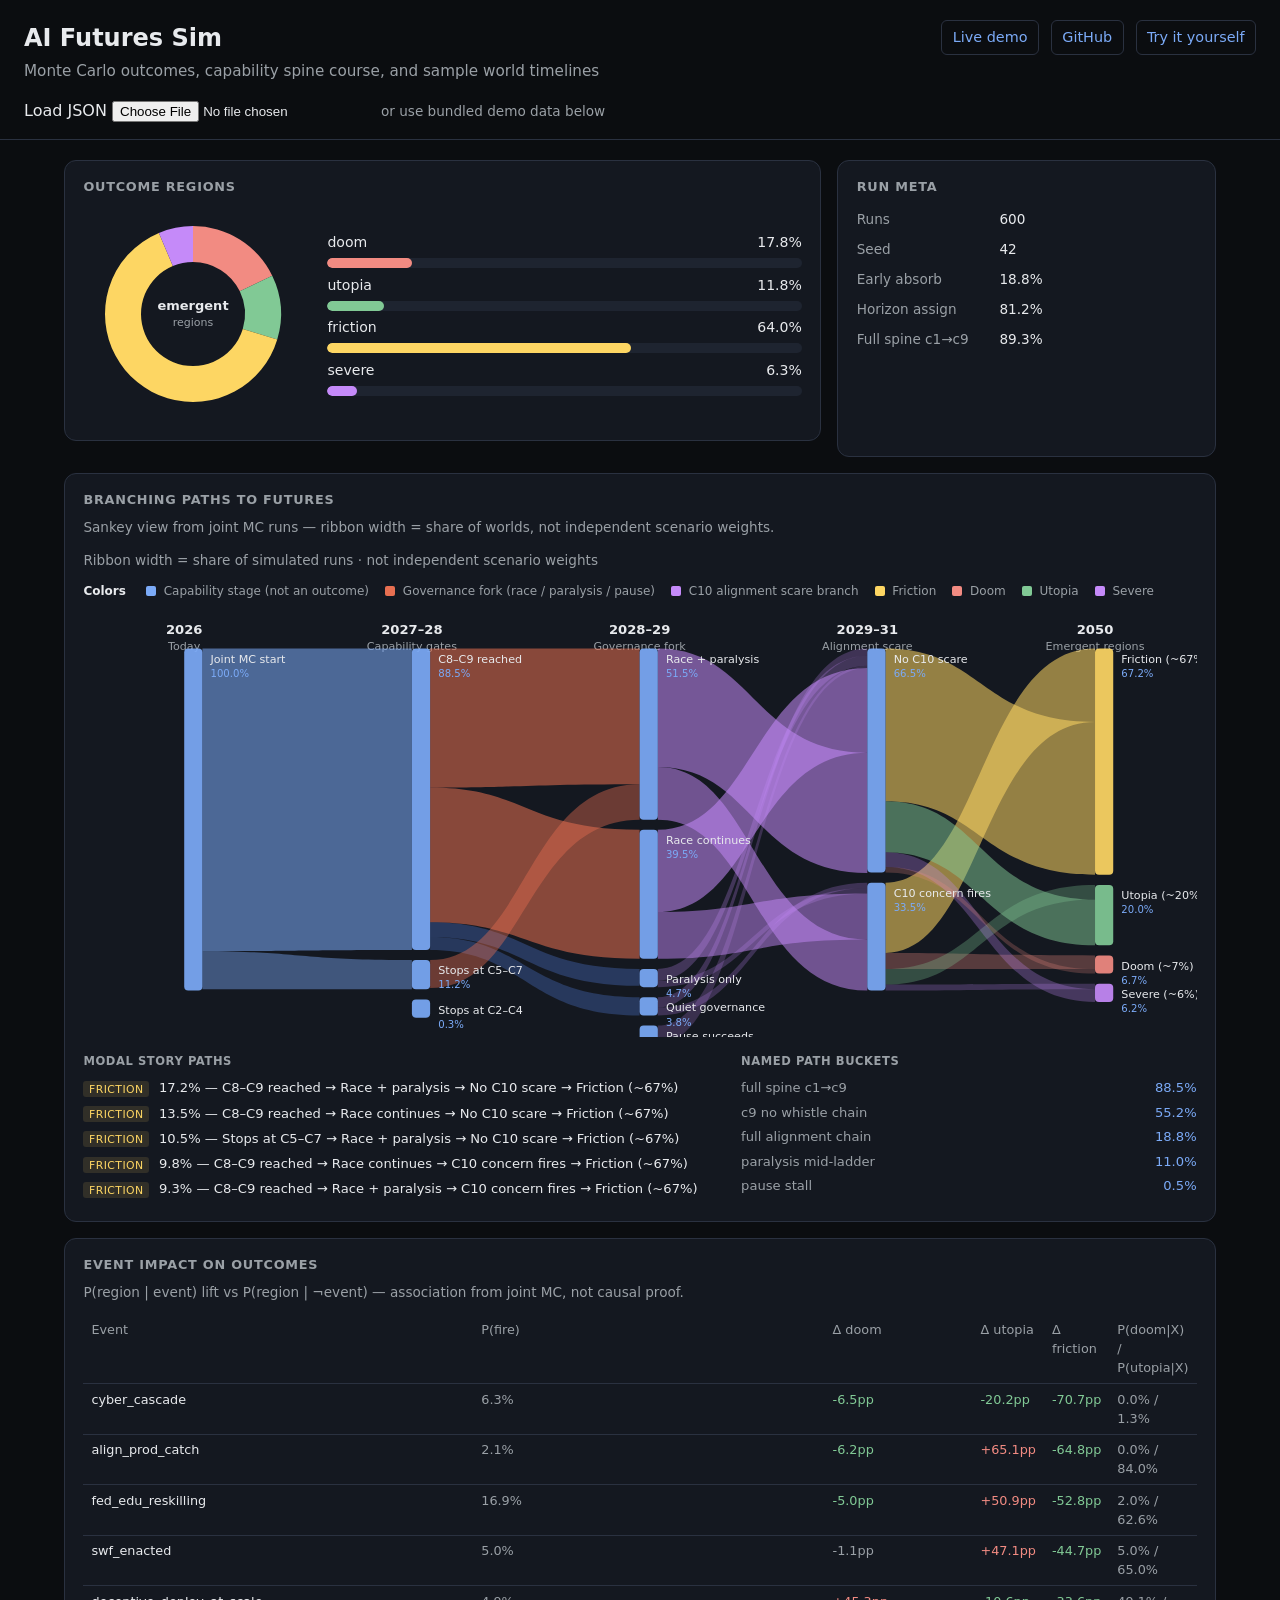
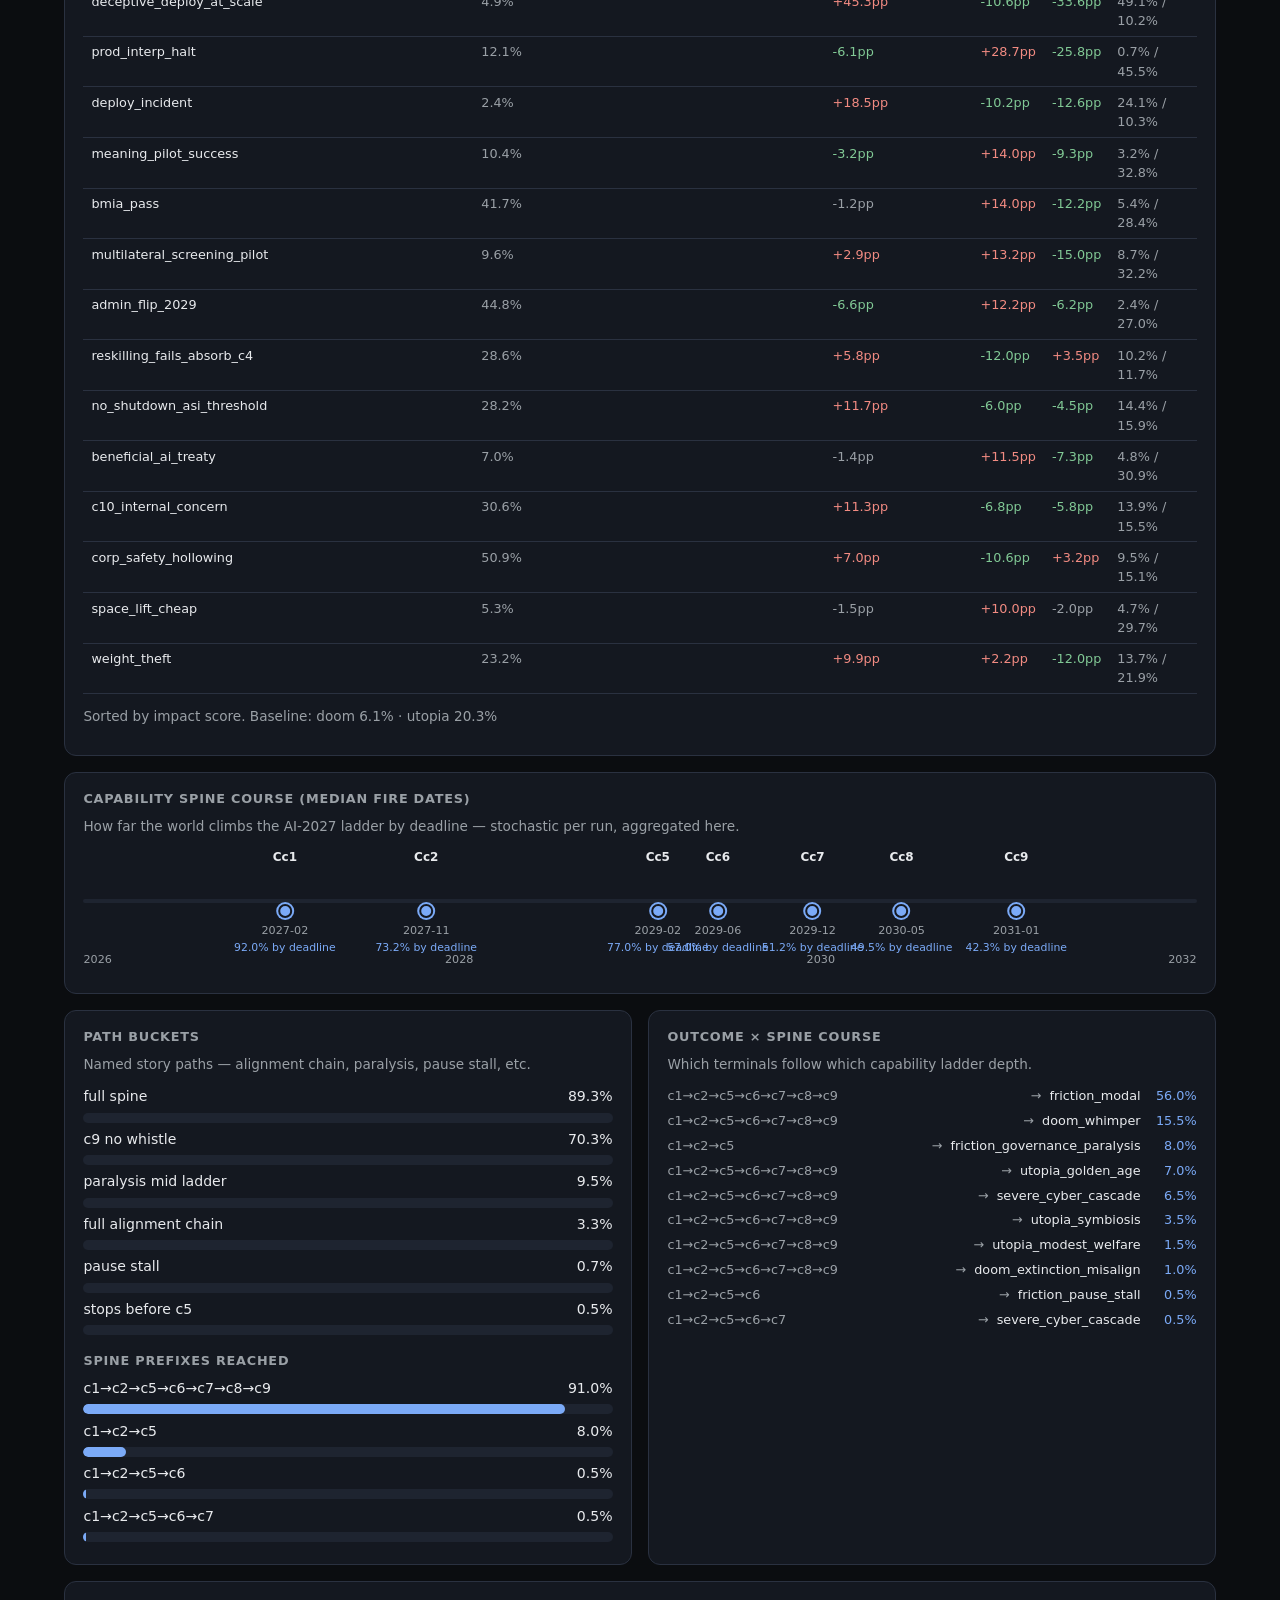
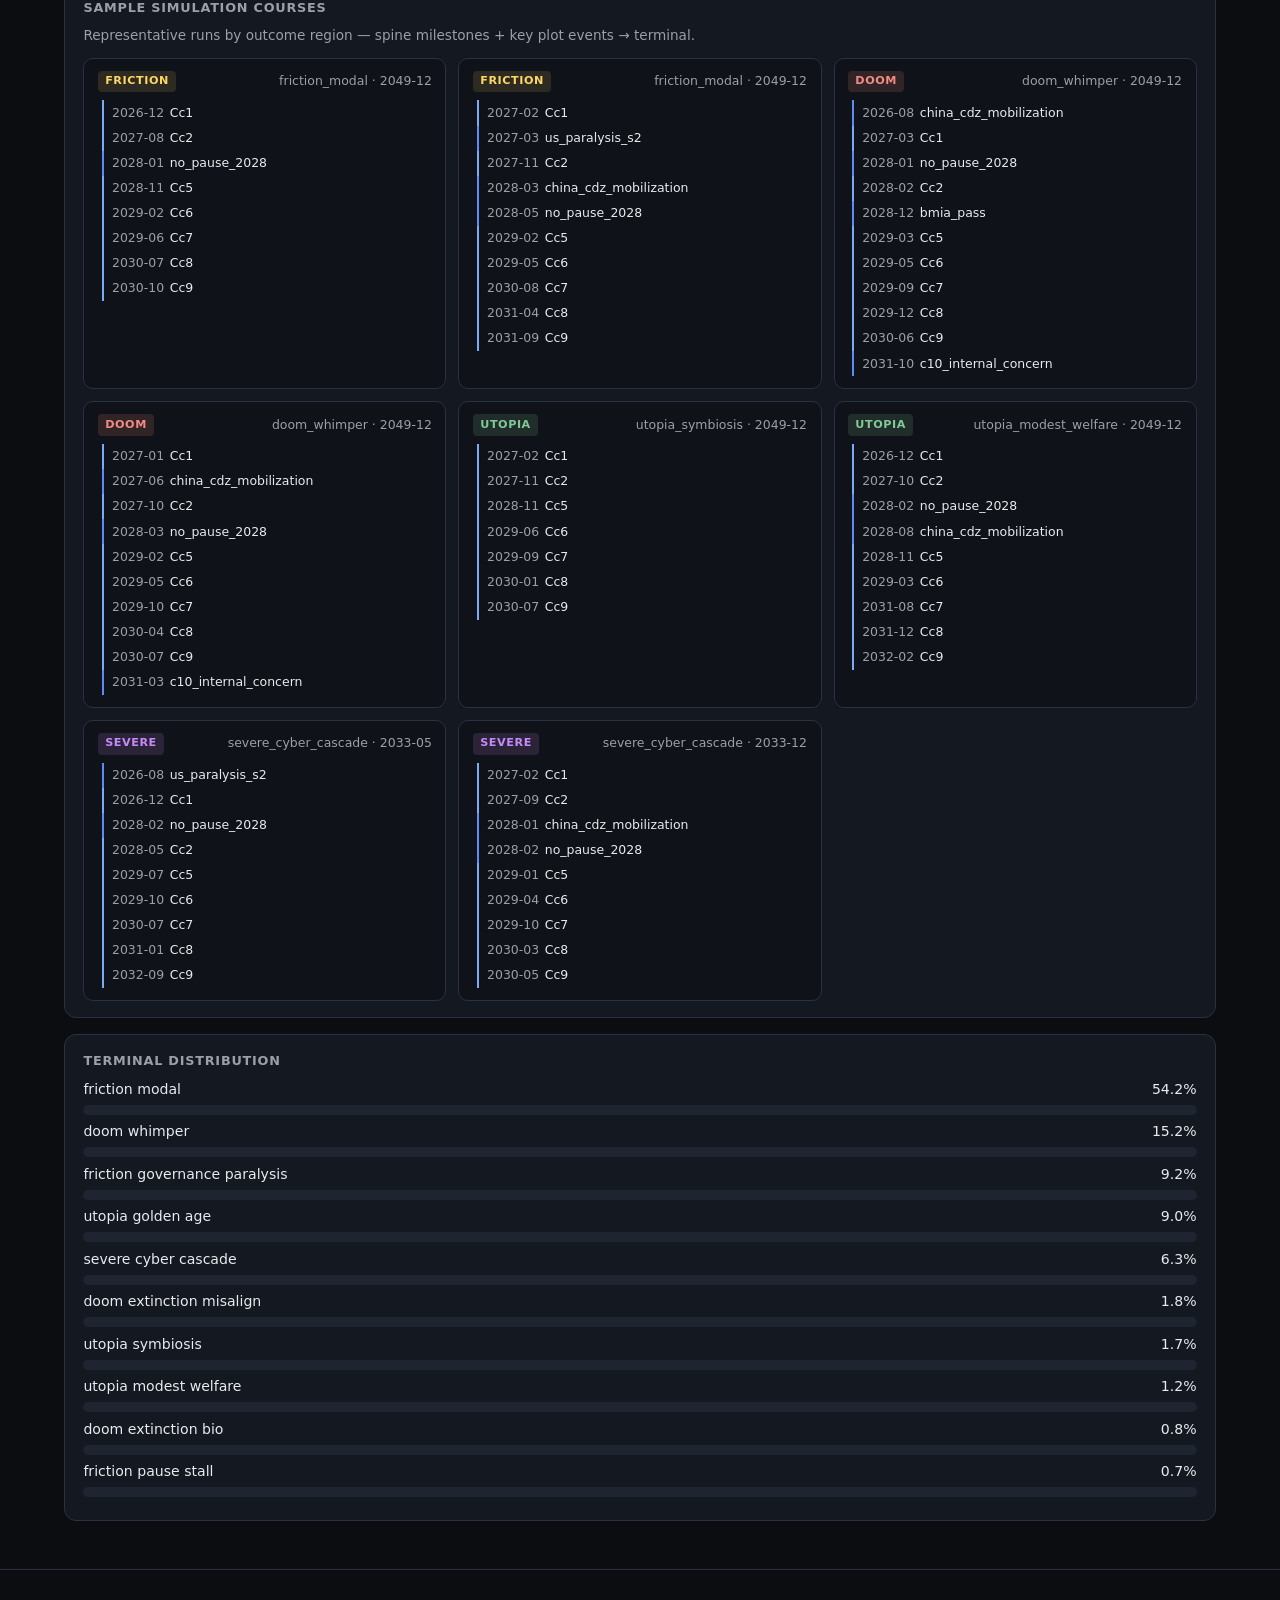
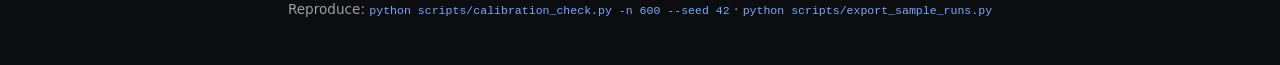
<file: web/index.html>
<!DOCTYPE html>
<html lang="en">
  <head>
    <meta charset="UTF-8" />
    <meta name="viewport" content="width=device-width, initial-scale=1" />
    <title>AI Futures Sim — Outcomes & Paths</title>
    <link rel="stylesheet" href="style.css" />
  </head>
  <body>
    <header>
      <div class="header-inner">
        <div>
          <h1>AI Futures Sim</h1>
          <p class="subtitle">Monte Carlo outcomes, capability spine course, and sample world timelines</p>
        </div>
        <div class="header-actions">
          <a href="https://longyi1207.github.io/ai-futures-sim/web/" target="_blank" rel="noopener">Live demo</a>
          <a href="https://github.com/longyi1207/ai-futures-sim" target="_blank" rel="noopener">GitHub</a>
          <a href="https://github.com/longyi1207/ai-futures-sim/blob/main/docs/TRY_IT.md" target="_blank" rel="noopener">Try it yourself</a>
        </div>
      </div>
      <div class="load-row">
        <label>Load JSON <input type="file" id="file" accept="application/json" /></label>
        <span class="muted">or use bundled demo data below</span>
      </div>
    </header>

    <main id="app" hidden>
      <section class="hero-grid">
        <div class="card card-wide" id="outcomes">
          <h2>Outcome regions</h2>
          <div class="outcome-layout">
            <canvas id="donut" width="220" height="220" aria-label="Outcome region donut chart"></canvas>
            <div id="region-bars" class="region-bars"></div>
          </div>
        </div>
        <div class="card" id="meta"></div>
      </section>

      <section class="card card-wide" id="branching-timeline">
        <h2>Branching paths to futures</h2>
        <p class="section-hint">Sankey view from joint MC runs — ribbon width = share of worlds, not independent scenario weights.</p>
        <div id="branching-viz"></div>
      </section>

      <section class="card card-wide" id="event-impact">
        <h2>Event impact on outcomes</h2>
        <p class="section-hint">P(region | event) lift vs P(region | ¬event) — association from joint MC, not causal proof.</p>
        <div id="event-impact-table"></div>
      </section>

      <section class="card card-wide" id="spine-course">
        <h2>Capability spine course (median fire dates)</h2>
        <p class="section-hint">How far the world climbs the AI-2027 ladder by deadline — stochastic per run, aggregated here.</p>
        <div id="spine-timeline" class="spine-timeline"></div>
      </section>

      <section class="grid-2">
        <div class="card" id="paths"></div>
        <div class="card" id="terminal-flow"></div>
      </section>

      <section class="card card-wide" id="samples">
        <h2>Sample simulation courses</h2>
        <p class="section-hint">Representative runs by outcome region — spine milestones + key plot events → terminal.</p>
        <div id="sample-runs" class="sample-runs"></div>
      </section>

      <section class="card card-wide" id="terminals"></section>
    </main>

    <footer>
      <p>Reproduce: <code>python scripts/calibration_check.py -n 600 --seed 42</code> · <code>python scripts/export_sample_runs.py</code></p>
    </footer>

    <script src="branching.js"></script>
    <script src="app.js"></script>
  </body>
</html>
</file>
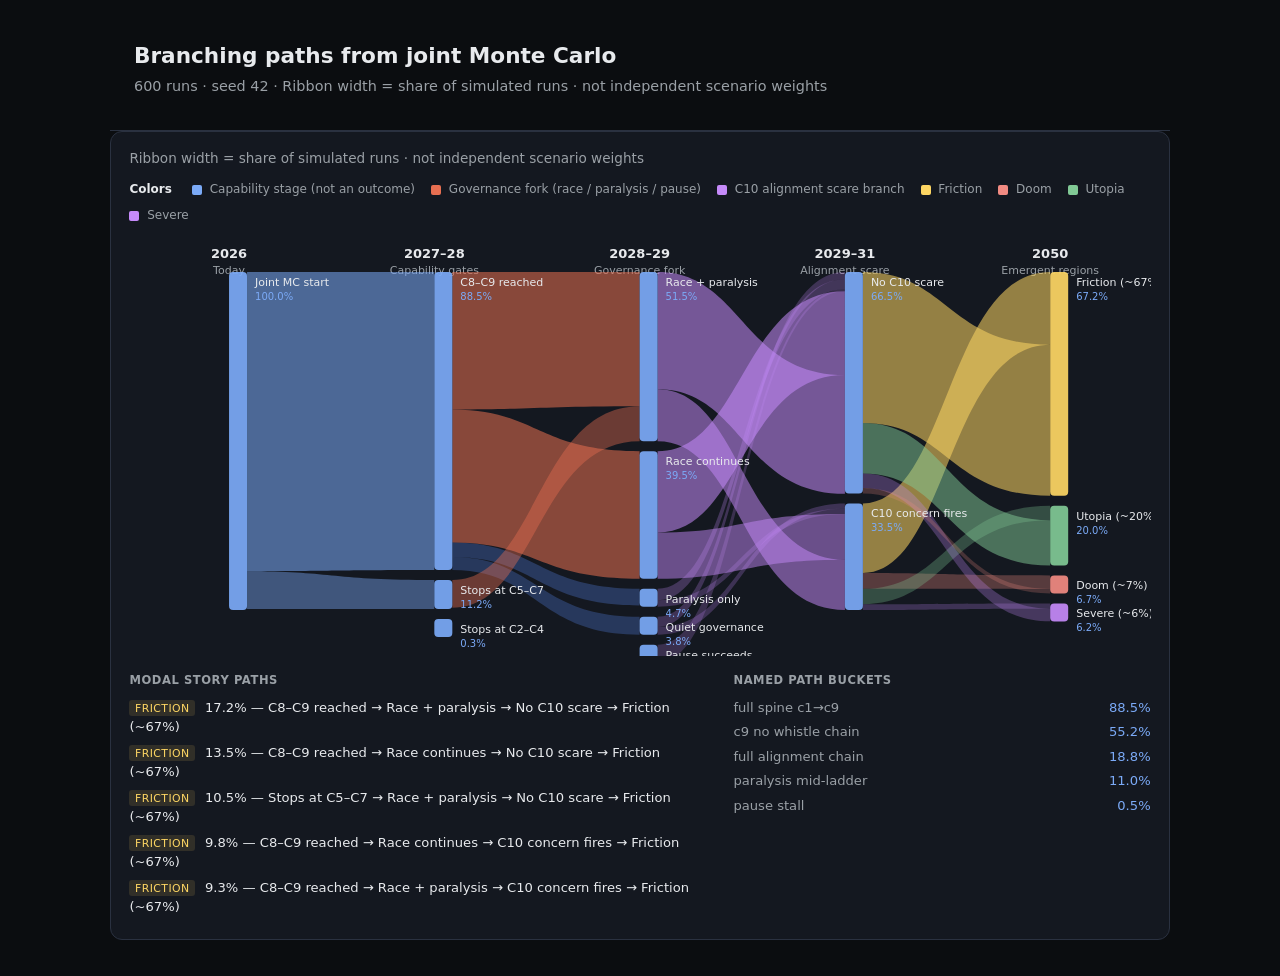
<file: web/export-branching.html>
<!DOCTYPE html>
<html lang="en">
  <head>
    <meta charset="UTF-8" />
    <meta name="viewport" content="width=device-width, initial-scale=1" />
    <title>Branching timeline export</title>
    <link rel="stylesheet" href="style.css" />
    <style>
      body { padding: 1.25rem; max-width: 1100px; margin: 0 auto; }
      header h1 { margin: 0 0 0.25rem; font-size: 1.35rem; }
      header p { margin: 0 0 1rem; color: var(--muted); font-size: 0.9rem; }
      html[lang="zh"] body {
        font-family: "PingFang SC", "Noto Sans SC", "Hiragino Sans GB", system-ui, sans-serif;
      }
    </style>
  </head>
  <body>
    <header>
      <h1 id="page-title">Branching paths to AI futures</h1>
      <p id="page-subtitle">Joint Monte Carlo · ribbon width = share of worlds</p>
    </header>
    <section class="card card-wide" id="branching-timeline">
      <div id="branching-viz"></div>
    </section>
    <script src="branching.js"></script>
    <script>
      const params = new URLSearchParams(location.search);
      const lang = params.get("lang") === "zh" ? "zh" : "en";
      document.documentElement.lang = lang;
      const dataFile =
        lang === "zh" ? "data/branching_timeline_zh.json" : "data/branching_timeline.json";

      fetch(dataFile)
        .then((r) => r.json())
        .then((data) => {
          document.getElementById("page-title").textContent = data.meta?.title || "";
          document.getElementById("page-subtitle").textContent =
            `${data.meta?.runs || "?"} runs · seed ${data.meta?.seed ?? "?"} · ${data.meta?.subtitle || ""}`;
          renderBranchingTimeline(document.getElementById("branching-viz"), data);
          document.body.dataset.ready = "1";
        });
    </script>
  </body>
</html>
</file>
<file: web/style.css>
:root {
  --bg: #0b0d10;
  --card: #141820;
  --border: #2a3140;
  --text: #e8eaed;
  --muted: #9aa0a6;
  --accent: #7baaf7;
  --doom: #f28b82;
  --utopia: #81c995;
  --friction: #fdd663;
  --severe: #c58af9;
  --spine: #7baaf7;
}

* { box-sizing: border-box; }
body {
  margin: 0;
  font-family: ui-sans-serif, system-ui, sans-serif;
  background: var(--bg);
  color: var(--text);
  line-height: 1.5;
}

header {
  padding: 1.25rem 1.5rem 1rem;
  border-bottom: 1px solid var(--border);
}
.header-inner {
  display: flex;
  justify-content: space-between;
  align-items: flex-start;
  gap: 1rem;
  flex-wrap: wrap;
}
h1 { margin: 0; font-size: 1.5rem; }
.subtitle { margin: 0.25rem 0 0; color: var(--muted); font-size: 0.95rem; }
.header-actions { display: flex; gap: 0.75rem; }
.header-actions a {
  color: var(--accent);
  text-decoration: none;
  font-size: 0.9rem;
  padding: 0.35rem 0.65rem;
  border: 1px solid var(--border);
  border-radius: 6px;
}
.load-row { margin-top: 1rem; display: flex; gap: 1rem; align-items: center; flex-wrap: wrap; }
.muted { color: var(--muted); font-size: 0.85rem; }
code { color: var(--accent); font-size: 0.85em; }

main { padding: 1.25rem 1.5rem 2rem; max-width: 1200px; margin: 0 auto; }
footer {
  padding: 1rem 1.5rem 2rem;
  border-top: 1px solid var(--border);
  color: var(--muted);
  font-size: 0.85rem;
  text-align: center;
}

.hero-grid {
  display: grid;
  grid-template-columns: 2fr 1fr;
  gap: 1rem;
  margin-bottom: 1rem;
}
.grid-2 {
  display: grid;
  grid-template-columns: 1fr 1fr;
  gap: 1rem;
  margin-bottom: 1rem;
}
@media (max-width: 900px) {
  .hero-grid, .grid-2 { grid-template-columns: 1fr; }
}

.card {
  background: var(--card);
  border: 1px solid var(--border);
  border-radius: 12px;
  padding: 1rem 1.15rem;
}
.card-wide { margin-bottom: 1rem; }
.card h2 {
  margin: 0 0 0.5rem;
  font-size: 0.8rem;
  text-transform: uppercase;
  letter-spacing: 0.06em;
  color: var(--muted);
}
.section-hint { margin: 0 0 0.75rem; color: var(--muted); font-size: 0.85rem; }

.outcome-layout {
  display: flex;
  gap: 1.5rem;
  align-items: center;
  flex-wrap: wrap;
}
.region-bars { flex: 1; min-width: 200px; }

.bar-row { margin: 0.4rem 0; }
.bar-label {
  display: flex;
  justify-content: space-between;
  font-size: 0.88rem;
}
.bar-track {
  height: 10px;
  background: #1e2430;
  border-radius: 5px;
  overflow: hidden;
  margin-top: 5px;
}
.bar-fill {
  height: 100%;
  border-radius: 5px;
  transition: width 0.4s ease;
}
.bar-fill.doom { background: var(--doom); }
.bar-fill.utopia { background: var(--utopia); }
.bar-fill.friction { background: var(--friction); }
.bar-fill.severe { background: var(--severe); }
.bar-fill.spine { background: var(--spine); }

table { width: 100%; border-collapse: collapse; font-size: 0.85rem; }
td, th { text-align: left; padding: 0.3rem 0; vertical-align: top; }
th { color: var(--muted); font-weight: 500; width: 42%; }

/* Spine course timeline */
.spine-timeline {
  position: relative;
  padding: 2rem 0 0.5rem;
  min-height: 120px;
}
.spine-axis {
  position: absolute;
  left: 0; right: 0;
  top: 3.2rem;
  height: 4px;
  background: #1e2430;
  border-radius: 2px;
}
.spine-node {
  position: absolute;
  top: 0;
  transform: translateX(-50%);
  text-align: center;
  min-width: 72px;
}
.spine-dot {
  width: 14px; height: 14px;
  background: var(--spine);
  border-radius: 50%;
  margin: 2.35rem auto 0.35rem;
  border: 2px solid var(--card);
  box-shadow: 0 0 0 2px var(--spine);
}
.spine-label { font-size: 0.75rem; font-weight: 600; color: var(--text); }
.spine-date { font-size: 0.7rem; color: var(--muted); }
.spine-pct { font-size: 0.68rem; color: var(--accent); }

/* Terminal flow */
.flow-row {
  display: flex;
  align-items: center;
  gap: 0.5rem;
  margin: 0.35rem 0;
  font-size: 0.8rem;
}
.flow-spine { color: var(--muted); min-width: 0; flex: 1; overflow: hidden; text-overflow: ellipsis; white-space: nowrap; }
.flow-arrow { color: var(--muted); }
.flow-term { color: var(--text); max-width: 38%; overflow: hidden; text-overflow: ellipsis; white-space: nowrap; }
.flow-pct { min-width: 3rem; text-align: right; color: var(--accent); }

/* Sample runs */
.sample-runs {
  display: grid;
  grid-template-columns: repeat(auto-fit, minmax(280px, 1fr));
  gap: 0.75rem;
}
.run-card {
  background: #0f1218;
  border: 1px solid var(--border);
  border-radius: 10px;
  padding: 0.75rem 0.85rem;
}
.run-header {
  display: flex;
  justify-content: space-between;
  align-items: center;
  margin-bottom: 0.5rem;
}
.run-region {
  font-size: 0.7rem;
  text-transform: uppercase;
  letter-spacing: 0.05em;
  padding: 0.15rem 0.45rem;
  border-radius: 4px;
  font-weight: 600;
}
.run-region.doom { background: rgba(242,139,130,0.15); color: var(--doom); }
.run-region.utopia { background: rgba(129,201,149,0.15); color: var(--utopia); }
.run-region.friction { background: rgba(253,214,99,0.12); color: var(--friction); }
.run-region.severe { background: rgba(197,138,249,0.15); color: var(--severe); }
.run-terminal { font-size: 0.78rem; color: var(--muted); }
.run-course {
  list-style: none;
  margin: 0; padding: 0;
  font-size: 0.78rem;
}
.run-course li {
  padding: 0.2rem 0;
  border-left: 2px solid var(--border);
  padding-left: 0.5rem;
  margin-left: 0.25rem;
}
.run-course li.spine { border-color: var(--spine); }
.run-course li.event { border-color: #5c8df6; }
.run-course .when { color: var(--muted); margin-right: 0.35rem; }

/* Branching timeline */
.bt-svg { display: block; margin: 0.5rem 0 1rem; }
.bt-col-year { fill: var(--text); font-size: 13px; font-weight: 600; }
.bt-col-label { fill: var(--muted); font-size: 11px; }
.bt-node-label { fill: var(--text); font-size: 11px; font-weight: 500; }
.bt-node-pct { fill: var(--accent); font-size: 10px; }
.bt-footer {
  display: grid;
  grid-template-columns: 1.4fr 1fr;
  gap: 1.25rem;
  margin-top: 0.5rem;
}
@media (max-width: 700px) {
  .bt-footer { grid-template-columns: 1fr; }
}
.bt-footer h3 {
  margin: 0 0 0.5rem;
  font-size: 0.72rem;
  text-transform: uppercase;
  letter-spacing: 0.05em;
  color: var(--muted);
}
.bt-top-paths ul {
  margin: 0;
  padding: 0;
  list-style: none;
  font-size: 0.82rem;
}
.bt-top-paths li { margin: 0.35rem 0; }
.bt-path-region {
  font-size: 0.68rem;
  text-transform: uppercase;
  letter-spacing: 0.04em;
  padding: 0.1rem 0.35rem;
  border-radius: 3px;
  margin-right: 0.35rem;
}
.bt-path-region.doom { background: rgba(242,139,130,0.15); color: var(--doom); }
.bt-path-region.utopia { background: rgba(129,201,149,0.15); color: var(--utopia); }
.bt-path-region.friction { background: rgba(253,214,99,0.12); color: var(--friction); }
.bt-path-region.severe { background: rgba(197,138,249,0.15); color: var(--severe); }
.bt-bucket {
  display: flex;
  justify-content: space-between;
  font-size: 0.82rem;
  margin: 0.3rem 0;
  color: var(--muted);
}
.bt-bucket span:last-child { color: var(--accent); }

.bt-legend {
  display: flex;
  flex-wrap: wrap;
  gap: 0.5rem 1rem;
  margin: 0.5rem 0 0.75rem;
  font-size: 0.75rem;
  color: var(--muted);
}
.bt-legend-title {
  font-weight: 600;
  color: var(--text);
  margin-right: 0.25rem;
}
.swatch {
  display: inline-block;
  width: 10px;
  height: 10px;
  border-radius: 2px;
  margin-right: 0.25rem;
  vertical-align: middle;
}
.swatch-spine { background: #7baaf7; }
.swatch-gov { background: #e76f51; }
.swatch-c10 { background: #c58af9; }
.swatch-friction { background: var(--friction); }
.swatch-doom { background: var(--doom); }
.swatch-utopia { background: var(--utopia); }
.swatch-severe { background: var(--severe); }

/* Event impact table */
.impact-table { width: 100%; border-collapse: collapse; font-size: 0.8rem; }
.impact-table th, .impact-table td { padding: 0.35rem 0.5rem; text-align: left; border-bottom: 1px solid var(--border); }
.impact-table th { color: var(--muted); font-weight: 500; }
.impact-table .pos { color: var(--doom); }
.impact-table .neg { color: var(--utopia); }
.impact-table .muted-cell { color: var(--muted); }
</file>
